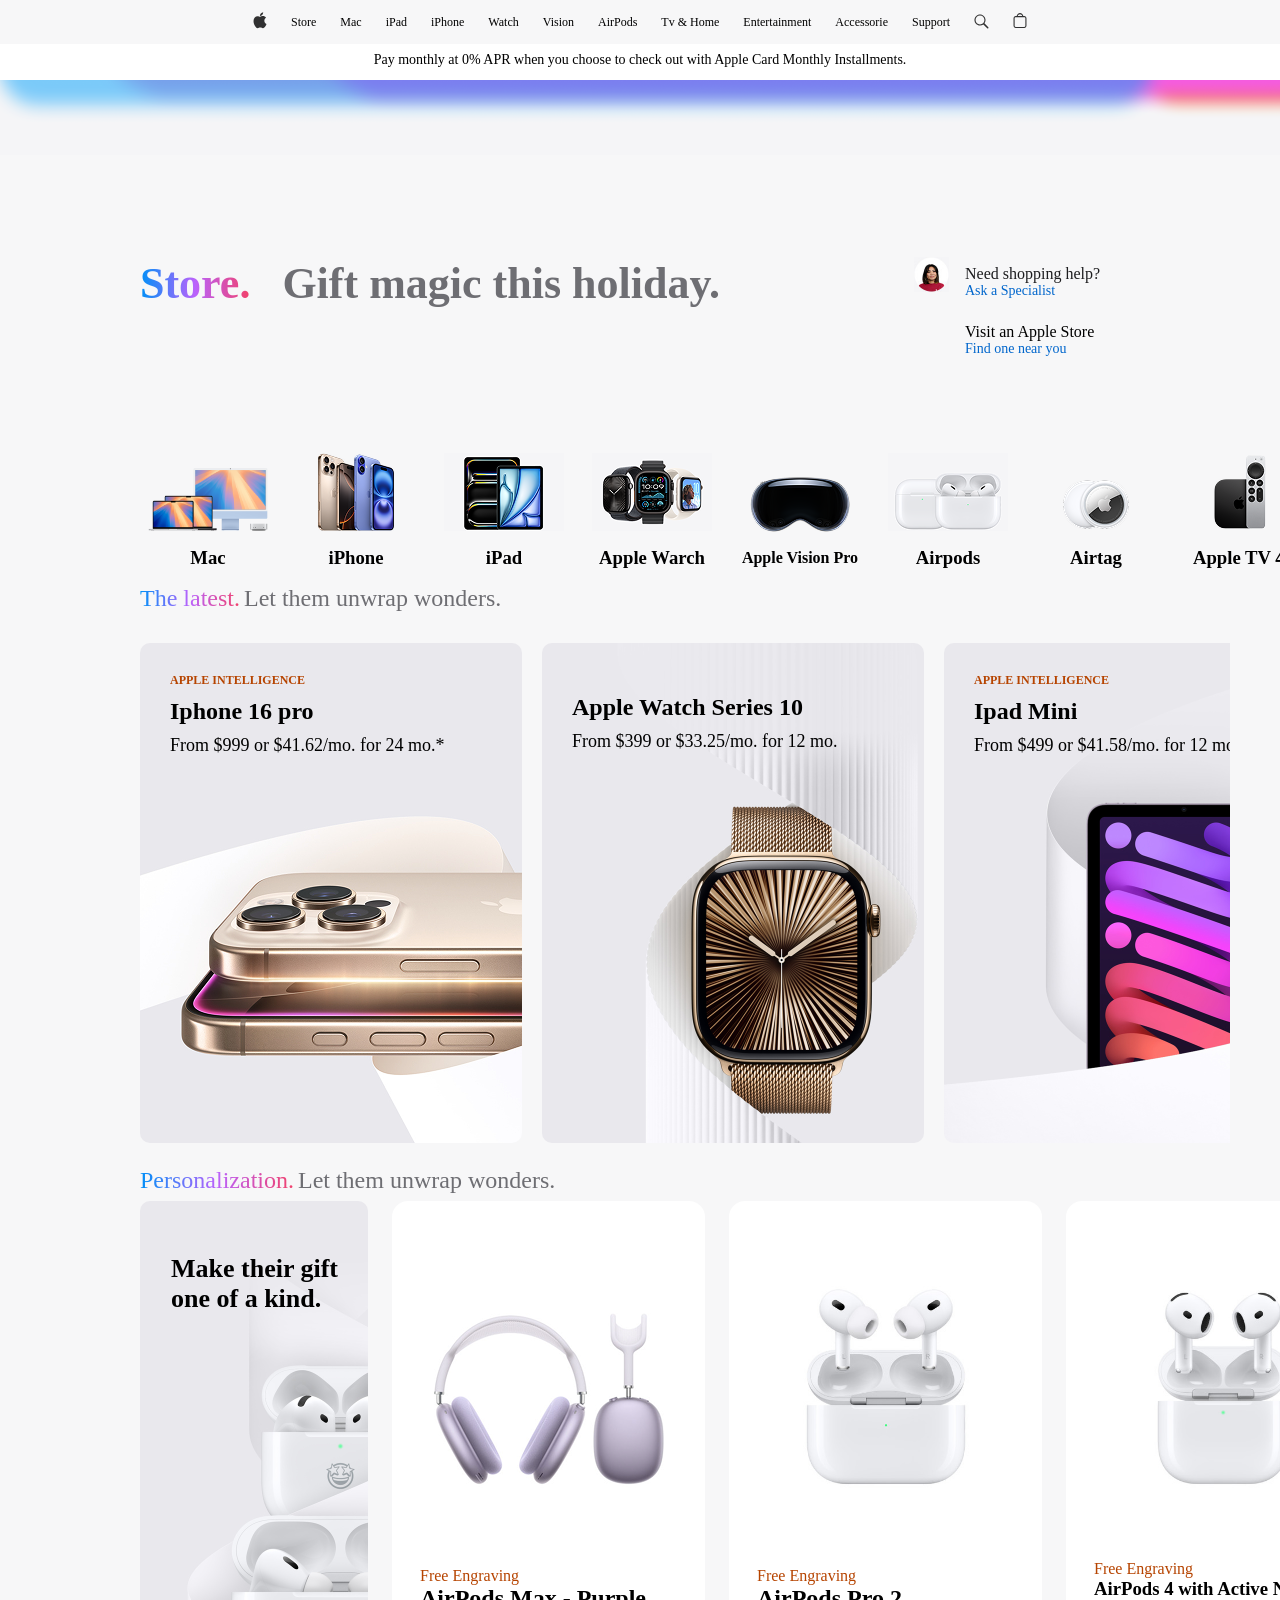
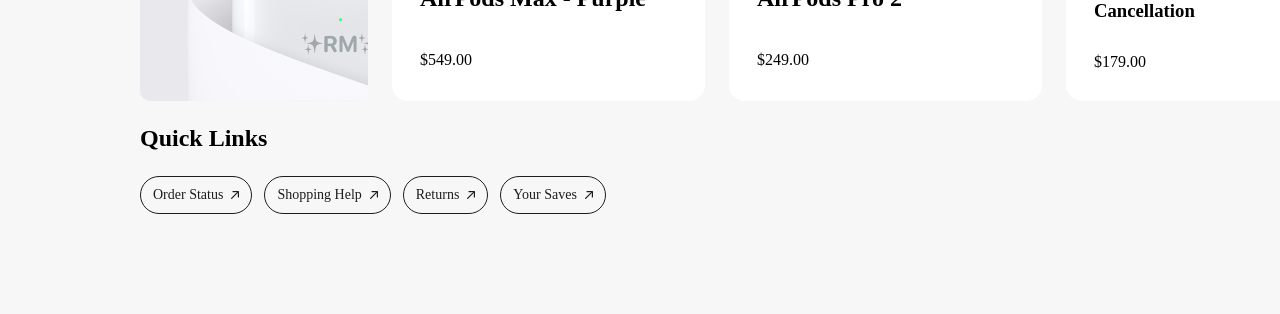
<file: store copy.html>
<!doctype html>
<html lang="en">
  <head>
    <meta charset="UTF-8" />
    <meta name="viewport" content="width=device-width, initial-scale=1.0" />
    <title>Document</title>
    <link rel="stylesheet" href="store.css" />
  </head>
  <body>
    <section class="header-menu">
      <div class="header2">
        <div class="navbar">
          <img src="SVG.svg" alt="" />
          <p>Store</p>
          <p>Mac</p>
          <p>iPad</p>
          <p>iPhone</p>
          <p>Watch</p>
          <p>Vision</p>
          <p>AirPods</p>
          <p>Tv & Home</p>
          <p>Entertainment</p>
          <p>Accessorie</p>
          <p>Support</p>
          <img src="search.svg" alt="" />
          <img src="5.svg" alt="" />
        </div>
        <div class="header-text">
          <p>
            Pay monthly at 0% APR when you choose to check out with Apple Card
            Monthly Installments.
          </p>
        </div>
        <div class="background"></div>
      </div>
      <div class="header">
        <div class="texts">
          <h1>Store.</h1>
          <h2>Gift magic this holiday.</h2>
        </div>
        <div class="shoppig-hell">
          <img
            src="f2b679ae6791d18fc8aeadd75a3c2d3e35c715ef.jpg"
            style="width: 35px; height: 35px"
            alt=""
          />
          <div class="frame">
            <div class="text2">
              <p style="font-family: inter; font-size: 16px; color: #1d1d1f">
                Need shopping help?
              </p>
              <p style="font-size: 14px; font-family: inter; color: #0066cc">
                Ask a Specialist
              </p>
            </div>
            <div class="frame2">
              <p style="font-family: inter; font-size: 16px">
                Visit an Apple Store
              </p>
              <p style="font-family: inter; font-size: 14px; color: #0066cc">
                Find one near you
              </p>
            </div>
          </div>
        </div>
      </div>
      <div class="prodact-list">
        <div class="listitem">
          <img
            src="34baf6a039ecbf1ba6a7732037e120bdd468a7ae.png"
            alt=""
            style="width: 120px; height: 78px"
          />
          <h3>Mac</h3>
        </div>
        <div class="listitem">
          <img
            src="store-card-13-iphone-nav-202409_GEO_US.png"
            alt=""
            style="width: 120px; height: 78px"
          />
          <h3>iPhone</h3>
        </div>
        <div class="listitem">
          <img
            src="store-card-13-ipad-nav-202405 copy.png"
            alt=""
            style="width: 120px; height: 78px"
          />
          <h3>iPad</h3>
        </div>
        <div class="listitem">
          <img
            src="store-card-13-watch-nav-202409.png"
            alt=""
            style="width: 120px; height: 78px"
          />
          <h3>Apple Warch</h3>
        </div>
        <div class="listitem">
          <img
            src="store-card-13-vision-pro-nav-202401.png"
            alt=""
            style="width: 120px; height: 78px"
          />
          <h4>Apple Vision Pro</h4>
        </div>
        <div class="listitem">
          <img
            src="store-card-13-airpods-nav-202409.png"
            alt=""
            style="width: 120px; height: 78px"
          />
          <h3>Airpods</h3>
        </div>
        <div class="listitem">
          <img
            src="store-card-13-airtags-nav-202108.png"
            alt=""
            style="width: 120px; height: 78px"
          />
          <h3>Airtag</h3>
        </div>
        <div class="listitem">
          <img
            src="store-card-13-appletv-nav-202210.png"
            alt=""
            style="width: 120px; height: 78px"
          />
          <h3>Apple TV 4k</h3>
        </div>
        <div class="listitem">
          <img
            src="store-card-13-homepod-nav-202301.png"
            alt=""
            style="width: 120px; height: 78px"
          />
          <h3>Homepod</h3>
        </div>
        <div class="listitem">
          <img
            src="store-card-13-accessories-nav-202409.png"
            alt=""
            style="width: 120px; height: 78px"
          />
          <h3>Accessories</h3>
        </div>
        <div class="listitem">
          <img
            src="store-card-13-holiday-giftcards-asit-agc-nav-202111.png"
            alt=""
            style="width: 120px; height: 78px"
          />
          <h3></h3>
        </div>
      </div>
    </section>
    <section>
      <div class="frame65">
        <div class="second-title">
          <div class="text4"><p>The latest.</p></div>
          <p>Let them unwrap wonders.</p>
        </div>
        <div class="items">
          <div class="item1">
            <div class="frame51">
              <h3>APPLE INTELLIGENCE</h3>
              <h1>Iphone 16 pro</h1>
              <p style="font-size: 18px; font-family: inter">
                From $999 or $41.62/mo. for 24 mo.*
              </p>
            </div>
          </div>
          <div class="item2">
            <div class="frame51">
              <h1>Apple Watch Series 10</h1>
              <p style="font-size: 18px; font-family: inter">
                From $399 or $33.25/mo. for 12 mo.
              </p>
            </div>
          </div>
          <div class="item3">
            <div class="frame51">
              <h3>APPLE INTELLIGENCE</h3>
              <h1>Ipad Mini</h1>
              <p style="font-size: 18px; font-family: inter">
                From $499 or $41.58/mo. for 12 mo.
              </p>
            </div>
          </div>
          <div class="item4">
            <div class="frame51">
              <h3>APPLE INTELLIGENCE</h3>
              <h1>MacBook Pro</h1>
              <p style="font-size: 18px; font-family: inter">
                From $1599 or $133.25/mo. fo
              </p>
            </div>
          </div>
          <div class="item5">
            <div class="frame51">
              <h1>AirPods 4</h1>
              <p style="color: #1d1d1f; font-size: 24px; font-family: inter">
                Iconic. Now supersonic.
              </p>
              <p style="font-size: 18px; font-family: inter">
                Starting at $129 with Active Noise Cancellation $179
              </p>
            </div>
          </div>
          <div class="item6">
            <div class="frame51">
              <h2>APPLE Whatch Ultra 2</h2>
              <p style="color: white; font-size: 24px; font-family: inter">
                New finish. Never quit.
              </p>
              <p style="font-size: 18px; font-family: inter; color: white">
                From $799 or $66.58/mo. for 12 mo.
              </p>
            </div>
          </div>
          <div class="item7">
            <div class="frame51">
              <h1>Apple Vision Pro</h1>
              <p style="color: #1d1d1f; font-size: 24px; font-family: inter">
                Welcome to the era of spatial computing
              </p>
              <p style="font-size: 18px; font-family: inter">From $3499</p>
            </div>
          </div>
          <div class="item8">
            <div class="frame51">
              <h1>MacBook Air</h1>
              <p style="color: #1d1d1f; font-size: 24px; font-family: inter">
                Designed to go places.
              </p>
              <p style="font-size: 18px; font-family: inter">
                From $999 or $83.25/mo. for 12 mo.
              </p>
            </div>
          </div>
        </div>
        <div class="section2">
          <div class="second-title">
            <div class="text4"><p>Personalization.</p></div>
            <p>Let them unwrap wonders.</p>
          </div>
          <div class="cards">
            <div class="card">
              <h1>Make their gift one of a kind.</h1>
            </div>
            <div class="card1">
              <img src="airpods-max-select-202409-purple.png" alt="" />
              <div class="hooson"></div>
              <div class="description">
                <div class="text2">
                  <p>Free Engraving</p>
                  <h2>AirPods Max - Purple</h2>
                </div>
                <p>$549.00</p>
              </div>
            </div>
            <div class="card2">
              <img src="863332f402f27d03cdecf714f73f92304e551a68.jpg" alt="" />
              <div class="hooson"></div>
              <div class="description">
                <div class="text2">
                  <p>Free Engraving</p>
                  <h2>AirPods Pro 2</h2>
                </div>
                <p>$249.00</p>
              </div>
            </div>
            <div class="card3">
              <img src="36d7e67985c8efaa8d3eb3e76015e0998ef9509b.jpg" alt="" />
              <div class="hooson"></div>
              <div class="description">
                <div class="text2">
                  <p>Free Engraving</p>
                  <h3>AirPods 4 with Active Noise Cancellation</h3>
                </div>
                <p>$179.00</p>
              </div>
            </div>
            <div class="card4">
              <img src="9c27be91006917b2bc4752dedf37023b08a9cafa.jpg" alt="" />
              <div class="hooson"></div>
              <div class="description">
                <div class="text2">
                  <p>Free Engraving</p>
                  <h2>Apple Pencil Pro</h2>
                </div>
                <p>$49.00</p>
              </div>
            </div>
          </div>
        </div>
      </div>
    </section>
    <section>
      <div class="frame63">
        <h1>Quick Links</h1>
        <div class="frame62">
          <div class="order">
            <p>Order Status</p>
            <img src="Vector.svg" alt="" />
          </div>
          <div class="order">
            <p>Shopping Help</p>
            <img src="Vector.svg" alt="" />
          </div>
          <div class="order">
            <p>Returns</p>
            <img src="Vector.svg" alt="" />
          </div>
          <div class="order">
            <p>Your Saves</p>
            <img src="Vector.svg" alt="" />
          </div>
        </div>
      </div>
    </section>
  </body>
</html>
</file>
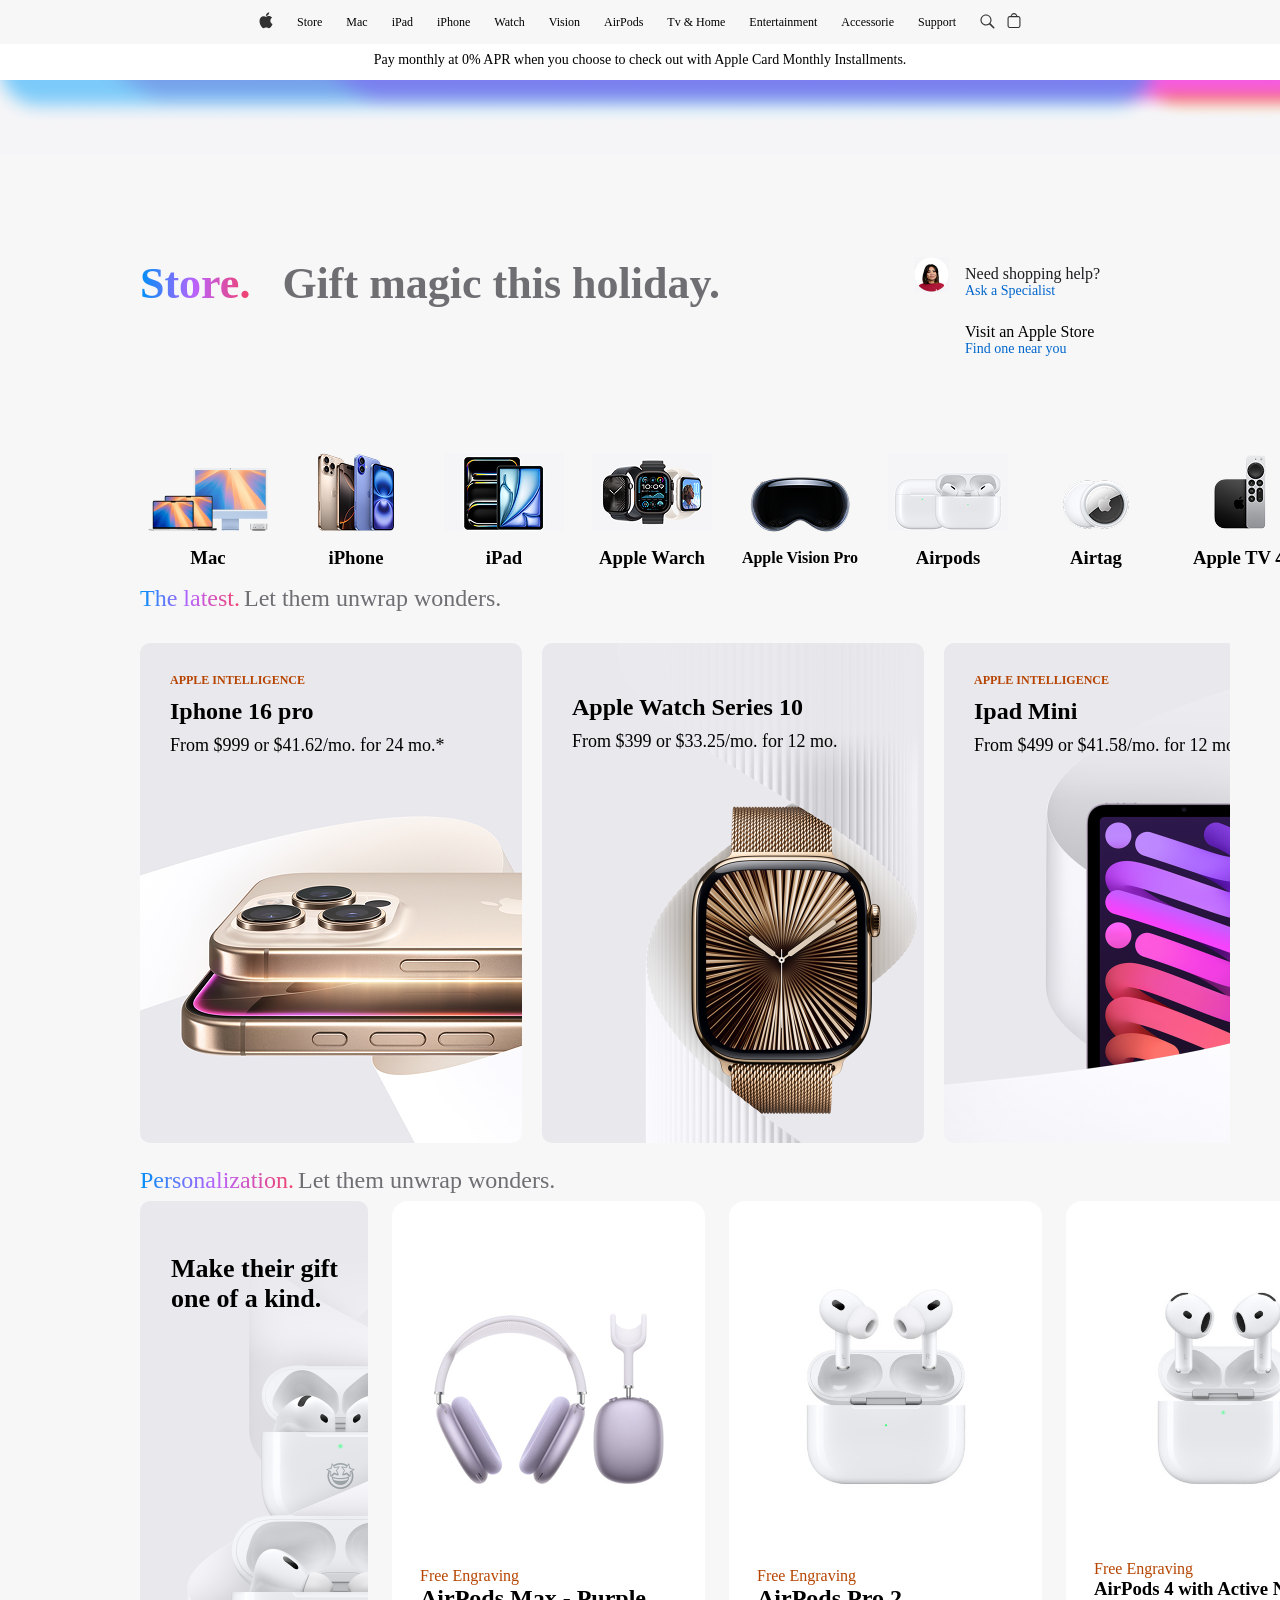
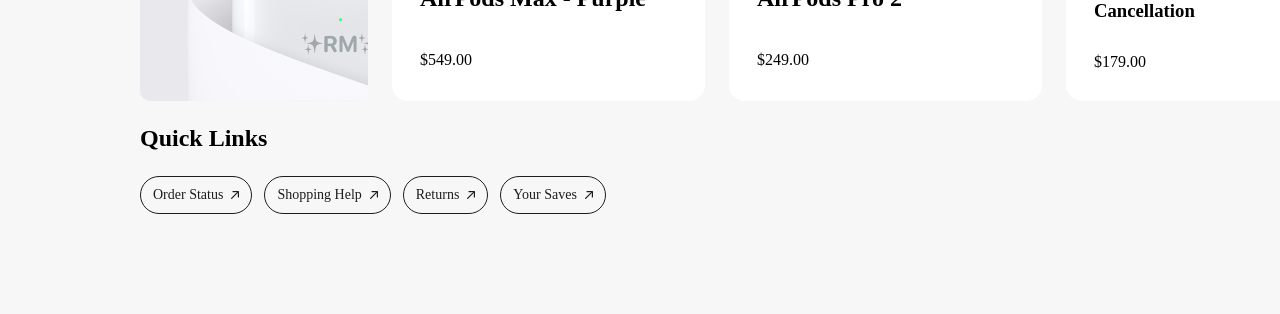
<file: store.html>
<!doctype html>
<html lang="en">
  <head>
    <meta charset="UTF-8" />
    <meta name="viewport" content="width=device-width, initial-scale=1.0" />
    <title>Document</title>
    <link rel="stylesheet" href="store.css" />
    <link rel="stylesheet" href="media2.css" />
  </head>
  <body>
    <section class="header-menu">
      <div class="header2">
        <div class="navbar">
          <img src="SVG.svg" alt="" />
          <p>Store</p>
          <p>Mac</p>
          <p>iPad</p>
          <p>iPhone</p>
          <p>Watch</p>
          <p>Vision</p>
          <p>AirPods</p>
          <p>Tv & Home</p>
          <p>Entertainment</p>
          <p>Accessorie</p>
          <p>Support</p>
          <div class="two">
            <img src="search.svg" alt="" />
            <img src="5.svg" alt="" />
          </div>
        </div>
        <div class="header-text">
          <p>
            Pay monthly at 0% APR when you choose to check out with Apple Card
            Monthly Installments.
          </p>
        </div>
        <div class="background"></div>
      </div>
      <div class="header">
        <div class="texts">
          <h1>Store.</h1>
          <h2>Gift magic this holiday.</h2>
        </div>
        <div class="shoppig-hell">
          <img
            src="f2b679ae6791d18fc8aeadd75a3c2d3e35c715ef.jpg"
            style="width: 35px; height: 35px"
            alt=""
          />
          <div class="frame">
            <div class="text2">
              <p style="font-family: inter; font-size: 16px; color: #1d1d1f">
                Need shopping help?
              </p>
              <p style="font-size: 14px; font-family: inter; color: #0066cc">
                Ask a Specialist
              </p>
            </div>
            <div class="frame2">
              <p style="font-family: inter; font-size: 16px">
                Visit an Apple Store
              </p>
              <p style="font-family: inter; font-size: 14px; color: #0066cc">
                Find one near you
              </p>
            </div>
          </div>
        </div>
      </div>
      <div class="prodact-list">
        <div class="listitem">
          <img
            src="34baf6a039ecbf1ba6a7732037e120bdd468a7ae.png"
            alt=""
            style="width: 120px; height: 78px"
          />
          <h3>Mac</h3>
        </div>
        <div class="listitem">
          <img
            src="store-card-13-iphone-nav-202409_GEO_US.png"
            alt=""
            style="width: 120px; height: 78px"
          />
          <h3>iPhone</h3>
        </div>
        <div class="listitem">
          <img
            src="store-card-13-ipad-nav-202405 copy.png"
            alt=""
            style="width: 120px; height: 78px"
          />
          <h3>iPad</h3>
        </div>
        <div class="listitem">
          <img
            src="store-card-13-watch-nav-202409.png"
            alt=""
            style="width: 120px; height: 78px"
          />
          <h3>Apple Warch</h3>
        </div>
        <div class="listitem">
          <img
            src="store-card-13-vision-pro-nav-202401.png"
            alt=""
            style="width: 120px; height: 78px"
          />
          <h4>Apple Vision Pro</h4>
        </div>
        <div class="listitem">
          <img
            src="store-card-13-airpods-nav-202409.png"
            alt=""
            style="width: 120px; height: 78px"
          />
          <h3>Airpods</h3>
        </div>
        <div class="listitem">
          <img
            src="store-card-13-airtags-nav-202108.png"
            alt=""
            style="width: 120px; height: 78px"
          />
          <h3>Airtag</h3>
        </div>
        <div class="listitem">
          <img
            src="store-card-13-appletv-nav-202210.png"
            alt=""
            style="width: 120px; height: 78px"
          />
          <h3>Apple TV 4k</h3>
        </div>
        <div class="listitem">
          <img
            src="store-card-13-homepod-nav-202301.png"
            alt=""
            style="width: 120px; height: 78px"
          />
          <h3>Homepod</h3>
        </div>
        <div class="listitem">
          <img
            src="store-card-13-accessories-nav-202409.png"
            alt=""
            style="width: 120px; height: 78px"
          />
          <h3>Accessories</h3>
        </div>
        <div class="listitem">
          <img
            src="store-card-13-holiday-giftcards-asit-agc-nav-202111.png"
            alt=""
            style="width: 120px; height: 78px"
          />
          <h3></h3>
        </div>
      </div>
    </section>
    <section>
      <div class="frame65">
        <div class="second-title">
          <div class="text4"><p>The latest.</p></div>
          <p>Let them unwrap wonders.</p>
        </div>
        <div class="items">
          <div class="item1">
            <div class="frame51">
              <h3>APPLE INTELLIGENCE</h3>
              <h1>Iphone 16 pro</h1>
              <p style="font-size: 18px; font-family: inter">
                From $999 or $41.62/mo. for 24 mo.*
              </p>
            </div>
          </div>
          <div class="item2">
            <div class="frame51">
              <h1>Apple Watch Series 10</h1>
              <p style="font-size: 18px; font-family: inter">
                From $399 or $33.25/mo. for 12 mo.
              </p>
            </div>
          </div>
          <div class="item3">
            <div class="frame51">
              <h3>APPLE INTELLIGENCE</h3>
              <h1>Ipad Mini</h1>
              <p style="font-size: 18px; font-family: inter">
                From $499 or $41.58/mo. for 12 mo.
              </p>
            </div>
          </div>
          <div class="item4">
            <div class="frame51">
              <h3>APPLE INTELLIGENCE</h3>
              <h1>MacBook Pro</h1>
              <p style="font-size: 18px; font-family: inter">
                From $1599 or $133.25/mo. fo
              </p>
            </div>
          </div>
          <div class="item5">
            <div class="frame51">
              <h1>AirPods 4</h1>
              <p style="color: #1d1d1f; font-size: 24px; font-family: inter">
                Iconic. Now supersonic.
              </p>
              <p style="font-size: 18px; font-family: inter">
                Starting at $129 with Active Noise Cancellation $179
              </p>
            </div>
          </div>
          <div class="item6">
            <div class="frame51">
              <h2>APPLE Whatch Ultra 2</h2>
              <p style="color: white; font-size: 24px; font-family: inter">
                New finish. Never quit.
              </p>
              <p style="font-size: 18px; font-family: inter; color: white">
                From $799 or $66.58/mo. for 12 mo.
              </p>
            </div>
          </div>
          <div class="item7">
            <div class="frame51">
              <h1>Apple Vision Pro</h1>
              <p style="color: #1d1d1f; font-size: 24px; font-family: inter">
                Welcome to the era of spatial computing
              </p>
              <p style="font-size: 18px; font-family: inter">From $3499</p>
            </div>
          </div>
          <div class="item8">
            <div class="frame51">
              <h1>MacBook Air</h1>
              <p style="color: #1d1d1f; font-size: 24px; font-family: inter">
                Designed to go places.
              </p>
              <p style="font-size: 18px; font-family: inter">
                From $999 or $83.25/mo. for 12 mo.
              </p>
            </div>
          </div>
        </div>
        <div class="section2">
          <div class="second-title">
            <div class="text4"><p>Personalization.</p></div>
            <p>Let them unwrap wonders.</p>
          </div>
          <div class="cards">
            <div class="card">
              <h1>Make their gift one of a kind.</h1>
            </div>
            <div class="card1">
              <img src="airpods-max-select-202409-purple.png" alt="" />
              <div class="hooson"></div>
              <div class="description">
                <div class="text2">
                  <p>Free Engraving</p>
                  <h2>AirPods Max - Purple</h2>
                </div>
                <p>$549.00</p>
              </div>
            </div>
            <div class="card2">
              <img src="863332f402f27d03cdecf714f73f92304e551a68.jpg" alt="" />
              <div class="hooson"></div>
              <div class="description">
                <div class="text2">
                  <p>Free Engraving</p>
                  <h2>AirPods Pro 2</h2>
                </div>
                <p>$249.00</p>
              </div>
            </div>
            <div class="card3">
              <img src="36d7e67985c8efaa8d3eb3e76015e0998ef9509b.jpg" alt="" />
              <div class="hooson"></div>
              <div class="description">
                <div class="text2">
                  <p>Free Engraving</p>
                  <h3>AirPods 4 with Active Noise Cancellation</h3>
                </div>
                <p>$179.00</p>
              </div>
            </div>
            <div class="card4">
              <img src="9c27be91006917b2bc4752dedf37023b08a9cafa.jpg" alt="" />
              <div class="hooson"></div>
              <div class="description">
                <div class="text2">
                  <p>Free Engraving</p>
                  <h2>Apple Pencil Pro</h2>
                </div>
                <p>$49.00</p>
              </div>
            </div>
          </div>
        </div>
      </div>
    </section>
    <section>
      <div class="frame63">
        <h1>Quick Links</h1>
        <div class="frame62">
          <div class="order">
            <p>Order Status</p>
            <img src="Vector.svg" alt="" />
          </div>
          <div class="order">
            <p>Shopping Help</p>
            <img src="Vector.svg" alt="" />
          </div>
          <div class="order">
            <p>Returns</p>
            <img src="Vector.svg" alt="" />
          </div>
          <div class="order">
            <p>Your Saves</p>
            <img src="Vector.svg" alt="" />
          </div>
        </div>
      </div>
    </section>
  </body>
</html>
</file>
<file: store.css>
* {
  margin: 0%;
  padding: 0%;
  box-sizing: border-box;
}
@import url("https://fonts.googleapis.com/css2?family=Bebas+Neue&family=Inter:ital,opsz,wght@0,14..32,100..900;1,14..32,100..900&family=Montserrat:ital,wght@0,100..900;1,100..900&display=swap");
.header-menu {
  height: 585px;
}
.navbar {
  width: 100%;
  height: 44px;
  display: flex;
  justify-content: center;
  align-items: center;
  gap: 24px;
  font-size: 12px;
  font-family: "Inter";
  background-color: #f5f5f7cc;
  position: fixed;
}
.header-text {
  width: 100%;
  height: 60px;
  font-size: 14px;
  font-family: "inter";
  display: flex;
  justify-content: center;
  padding: 20px 0;
  align-items: center;
  background-color: white;
  padding-top: 60px;
}
.background {
  background-image: url("Background1.png");
  width: 100%;
  height: 75px;
}
.texts {
  display: flex;
  align-items: center;
  gap: 32px;
  width: 655px;
  height: 52px;
}
.texts h1 {
  background: linear-gradient(90deg, #0090f7 0%, #ba62fc 50%, #f2416b 100%);
  background-clip: text;
  -webkit-background-clip: text;
  -webkit-text-fill-color: transparent;
  font-size: 44px;
}
.texts h2 {
  font-size: 44px;
  color: #6e6e73;
}
.shoppig-hell {
  width: 226px;
  height: 100px;
  display: flex;
  gap: 16px;
}

.header {
  width: 100%;
  height: 100px;
  display: flex;
  padding: 0 140px;
  justify-content: space-between;
}

.frame {
  width: 175px;
  height: 100px;
  display: flex;
  gap: 16px;
  flex-direction: column;
  align-items: flex-start;
}
.header-menu {
  display: flex;
  flex-direction: column;
  align-items: flex-start;
  gap: 80px;
  align-self: stretch;
}
.header2 {
  width: 100%;
  height: 179px;
}
.product-list {
  width: 100%;
  height: 146px;
}
.listitem {
  display: flex;
  width: 136px;
  padding: 16px 8px;
  flex-direction: column;
  align-items: center;
  gap: 16px;
}
.prodact-list {
  display: flex;
  width: 100%;

  align-items: center;
  gap: 12px;
  padding: 0 140px;
}
.text4 {
  background: linear-gradient(90deg, #0090f7 0%, #ba62fc 50%, #f2416b 100%);
  background-clip: text;
  -webkit-background-clip: text;
  -webkit-text-fill-color: transparent;
  display: flex;

  height: 34px;

  flex-shrink: 0;
}
.second-title {
  display: flex;
  width: 467px;

  gap: 4px;
}
.frame65 {
  padding-left: 140px;
  display: flex;
  flex-direction: column;
  gap: 24px;
  padding-right: 50px;
}
.item1 {
  background-image: url("store-card-50-holiday-iphone-pro-202411_GEO_US.png");
  width: 480px;
  height: 500px;
  border-radius: 10px;
  padding: 30px;
}
.second-title p {
  color: #6e6e73;
  font-size: 24px;
  font-family: "inter";
}
.frame51 h3 {
  color: #b64400;

  font-family: "Inter";
  font-size: 12px;
}
.frame51 {
  width: 322px;
  height: 88px;
  display: flex;
  flex-direction: column;
  gap: 10px;
}
.items {
  width: 100%;
  height: 500px;
  display: flex;
  gap: 20px;
  overflow: scroll;
}
.item2 {
  background-image: url("c919767811d17384ffff099320c9c7133d51ca53.jpg");
  width: 480px;
  height: 500px;
  border-radius: 10px;
  padding: 30px;
  background-size: cover;
  padding-top: 51px;
}
.item3 {
  background-image: url("0cfc0dd0d01205674f4c489ef17a681ba94e875c.jpg");
  width: 480px;
  height: 500px;
  border-radius: 10px;
  padding: 30px;
  background-size: cover;
}
.item4 {
  background-image: url("8943d8c585c4f4bb4720641745b1cce65bdd8f0e.jpg");
  width: 480px;
  height: 500px;
  border-radius: 10px;
  padding: 30px;
  background-size: cover;
}
.section2 {
  width: 100%;
  height: 558px;
}
.cards {
  width: 100%;
  height: 500px;
  display: flex;
  gap: 24px;
}
.card {
  width: 400px;
  height: 500px;
  background-image: url("0a525b0da81b93735e1f513f958e111d7e3079a1.jpg");
  background-size: cover;
  padding-top: 53px;
  padding-left: 31px;
  border-radius: 10px;
}
.card h1 {
  width: 197px;
  height: 66px;
  font-size: 26px;
  font-family: "inter";
}

.item5 {
  background-image: url("5.jpeg");
  width: 480px;
  height: 500px;
  border-radius: 10px;
  padding: 30px;
  background-size: cover;
  padding-top: 51px;
}
.item6 {
  background-image: url("7.jpeg");
  width: 480px;
  height: 500px;
  border-radius: 10px;
  padding: 30px;
  background-size: cover;
  padding-top: 51px;
}
body {
  background-color: #f5f5f7cc;
}
.frame51 h2 {
  color: white;
}
.item7 {
  background-image: url("8.jpeg");
  width: 480px;
  height: 500px;
  border-radius: 10px;
  padding: 30px;
  background-size: cover;
  padding-top: 51px;
}
.item8 {
  background-image: url("9.jpeg");

  width: 480px;
  height: 500px;
  border-radius: 10px;
  padding: 30px;
  background-size: cover;
  padding-top: 51px;
}
.card1 {
  width: 313px;
  height: 500px;
  background-color: white;
  display: flex;
  flex-direction: column;
  align-items: center;
  padding: 71px 28px 32px 28px;
  border-radius: 16px;
}
.hooson {
  width: 253px;
  height: 58px;
}
.description {
  width: 257px;
  height: 109px;
  display: flex;
  flex-direction: column;
  align-items: flex-start;
  gap: 32px;
}
.text2 {
  width: 257px;
  height: 61px;
  display: flex;
  flex-direction: column;
  justify-content: center;
}
.text2 p {
  color: #b64400;

  font-family: "inter";
  font-size: 16px;
}
.card2 {
  width: 313px;
  height: 500px;
  background-color: white;
  display: flex;
  flex-direction: column;
  align-items: center;
  padding: 71px 28px 32px 28px;
  border-radius: 16px;
}
.card3 {
  width: 313px;
  height: 500px;
  background-color: white;
  display: flex;
  flex-direction: column;
  align-items: center;
  padding: 71px 28px 32px 28px;
  border-radius: 16px;
}
.card4 {
  width: 313px;
  height: 500px;
  background-color: white;
  display: flex;
  flex-direction: column;
  align-items: center;
  padding: 71px 28px 32px 28px;
  border-radius: 16px;
}
.card2 img {
  width: 230px;
  height: 230px;
}
.card3 img {
  width: 230px;
  height: 230px;
}
.card4 img {
  width: 230px;
  height: 230px;
}
.frame63 {
  display: flex;
  width: 1920px;
  padding: 0 140px;
  flex-direction: column;
  align-items: flex-start;
  gap: 24px;
  padding-bottom: 100px;
}
.frame62 {
  display: flex;
  gap: 12px;
}
.order {
  border-radius: 999px;
  border: 1px solid #1d1d1f;
  display: flex;
  padding: 10px 12px;
  align-items: center;
  gap: 8px;
}
.order p {
  color: #1d1d1f;

  text-align: center;
  font-family: "Inter";
  font-size: 14px;
}
.frame62 h1 {
  font-family: "inter";
  font-size: 26px;
}
.two {
  display: flex;
  align-items: center;
  gap: 12px;
}
</file>
<file: media2.css>
@media (max-width: 390px) {
  .navbar p {
    display: none;
  }
  .navbar {
    display: flex;
    justify-content: space-between;
    padding: 20px;
  }
  .two {
    display: flex;
    align-items: center;
    gap: 12px;
  }
}
</file>
